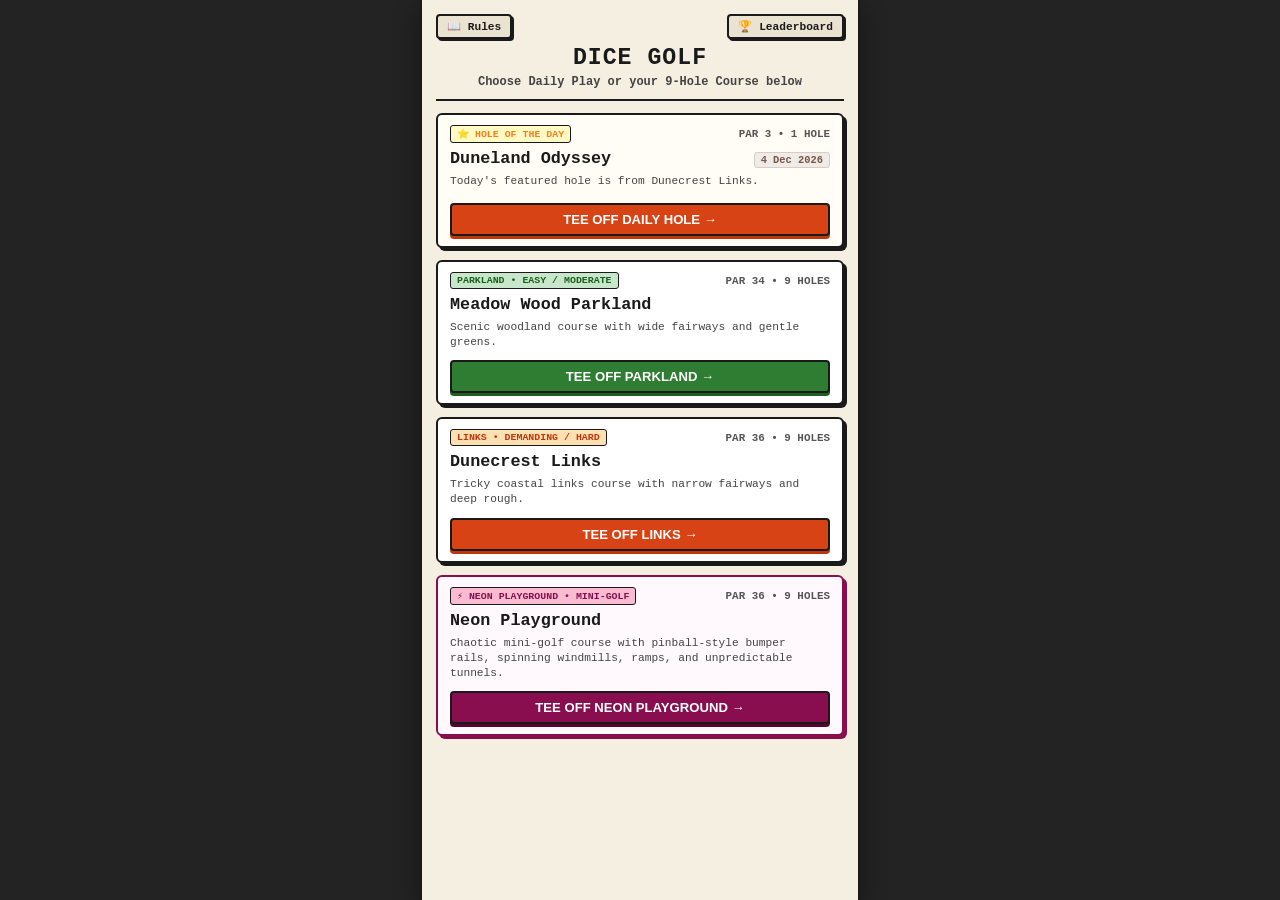
<file: index.html>
<!DOCTYPE html>
<html lang="en-GB">
<head>
  <meta charset="UTF-8">
  <meta name="viewport" content="width=device-width, initial-scale=1.0, maximum-scale=1.0, user-scalable=no">
  <title>Dice Golf</title>
  <meta name="description" content="A turn-based dice golf game on a hex grid featuring traditional courses and a Neon Playground arcade mode with custom dice pools and interactive obstacles.">
  <meta property="og:title" content="Dice Golf">
  <meta property="og:description" content="A turn-based dice golf game on a hex grid featuring traditional courses and a Neon Playground arcade mode with custom dice pools and interactive obstacles.">
  <link rel="stylesheet" href="style.css">
</head>
<body>
  <div id="app-container">

    <!-- LANDING SCREEN (COURSE SELECTION) -->
    <div id="landing-screen">
      <header id="landing-header">
        <div class="landing-header-top">
          <button type="button" id="toggle-rules-btn" class="btn-rules-header">📖 Rules</button>
          <button type="button" id="show-leaderboard-btn" class="btn-rules-header">🏆 Leaderboard</button>
        </div>
        <h1 id="landing-title">DICE GOLF</h1>
        <p class="landing-subtitle">Choose Daily Play or your 9-Hole Course below</p>
      </header>

      <div id="course-cards-container">
        <!-- Hole of the Day (random selection from the existing courses) -->
        <div class="course-card course-card-daily" id="card-daily">
          <div class="course-card-top">
            <span class="badge badge-daily">⭐ HOLE OF THE DAY</span>
            <span class="course-par-tag" id="daily-par-tag">PAR 4 • 1 HOLE</span>
          </div>
          <div class="daily-meta-row">
            <h2 class="course-name" id="daily-hole-title">Hole of the Day</h2>
            <span class="daily-date-badge" id="daily-date-badge">Today</span>
          </div>
          <p class="course-desc" id="daily-hole-desc">
            A daily pick from the Parkland, Links, and Neon Playground courses.
          </p>

          <div class="daily-actions-row">
            <button class="btn-tee-off btn-daily btn-daily-crazy" id="start-daily-btn" data-course="daily" style="background-color: #880e4f; box-shadow: 0 3px 0 #56052f; color: #ffffff;">TEE OFF DAILY HOLE →</button>
          </div>
        </div>

        <!-- Parkland Course Card -->
        <div class="course-card" id="card-parkland">
          <div class="course-card-top">
            <span class="badge badge-parkland">PARKLAND • EASY / MODERATE</span>
            <span class="course-par-tag">PAR 34 • 9 HOLES</span>
          </div>
          <h2 class="course-name">Meadow Wood Parkland</h2>
          <p class="course-desc">
            Scenic woodland course with wide fairways and gentle greens.
          </p>
          <button class="btn-tee-off" id="start-parkland-btn" data-course="parkland">TEE OFF PARKLAND →</button>
        </div>

        <!-- Links Course Card -->
        <div class="course-card" id="card-links">
          <div class="course-card-top">
            <span class="badge badge-links">LINKS • DEMANDING / HARD</span>
            <span class="course-par-tag">PAR 36 • 9 HOLES</span>
          </div>
          <h2 class="course-name">Dunecrest Links</h2>
          <p class="course-desc">
            Tricky coastal links course with narrow fairways and deep rough.
          </p>
          <button class="btn-tee-off btn-links" id="start-links-btn" data-course="links">TEE OFF LINKS →</button>
        </div>

        <!-- Neon Playground Course -->
        <div class="course-card course-card-crazy" id="card-crazy">
          <div class="course-card-top">
            <span class="badge badge-crazy">⚡ NEON PLAYGROUND • MINI-GOLF</span>
            <span class="course-par-tag">PAR 36 • 9 HOLES</span>
          </div>
          <h2 class="course-name">Neon Playground</h2>
          <p class="course-desc">
            Chaotic mini-golf course with pinball-style bumper rails, spinning windmills, ramps, and unpredictable tunnels.
          </p>
          <button class="btn-tee-off btn-crazy" id="start-crazy-btn" data-course="crazy">TEE OFF NEON PLAYGROUND →</button>
        </div>
      </div>
    </div>

    <!-- GAMEPLAY SCREEN -->
    <div id="game-screen" style="display: none;">
      <header id="game-header-area">
        <nav id="game-nav">
          <button id="back-to-courses-btn" class="btn-nav">← Courses</button>
          <span id="current-course-badge" class="nav-course-name">Meadow Wood Parkland</span>
          <div class="nav-btn-group">
            <button id="game-rules-btn" class="btn-nav" title="Rules &amp; Club Guide">Rules 📖</button>
            <button id="view-scorecard-btn" class="btn-nav">Scorecard 📋</button>
          </div>
        </nav>

        <div id="scoreboard">
          <div class="score-box"><span>HOLE</span><strong id="hole-number">1/9</strong></div>
          <div class="score-box"><span>PAR</span><strong id="hole-par">4</strong></div>
          <div class="score-box"><span>STROKES</span><strong id="stroke-count">0</strong></div>
          <div class="score-box"><span>TOTAL</span><strong id="total-score-display">E</strong></div>
        </div>

        <!-- Crazy Golf Active Obstacle Status Bar (shown only if hole has active interactive obstacles like windmill) -->
        <div id="crazy-status-bar" style="display: none;">
          <span class="crazy-tag windmill-blocked" id="windmill-status-pill">⛔ Windmill: BLOCKED (Wait)</span>
        </div>
      </header>

      <main id="canvas-wrapper">
        <canvas id="golf-canvas"></canvas>

        <div id="hole-nav-hud">
          <div class="hud-group">
            <button type="button" id="zoom-in-btn" class="hud-btn" aria-label="Zoom In" title="Zoom In">+</button>
            <span id="zoom-level-indicator" class="hud-label">115%</span>
            <button type="button" id="zoom-out-btn" class="hud-btn" aria-label="Zoom Out" title="Zoom Out">−</button>
          </div>
          <div class="hud-group">
            <button type="button" id="center-ball-btn" class="hud-btn hud-btn-action" title="Center on Ball">🎯 Ball</button>
            <button type="button" id="fit-hole-btn" class="hud-btn hud-btn-action" title="Fit Entire Hole">🔍 Fit</button>
          </div>
        </div>
        <div id="hole-scroll-hint">Drag map to scroll • Scroll/pinch to zoom</div>
      </main>

      <footer id="game-footer-area">
        <!-- Quick Directional Aim Pills -->
        <div id="aim-pills-bar">
          <div class="aim-pills-container" id="aim-pills-container">
            <button type="button" class="aim-pill" data-dir="5">NW ↖</button>
            <button type="button" class="aim-pill active" data-dir="0">N ↑</button>
            <button type="button" class="aim-pill" data-dir="1">NE ↗</button>
            <button type="button" class="aim-pill" data-dir="2">SE ↘</button>
            <button type="button" class="aim-pill" data-dir="3">S ↓</button>
            <button type="button" class="aim-pill" data-dir="4">SW ↙</button>
          </div>
        </div>

        <!-- Club Selection Boxes (Directly below direction boxes) -->
        <div id="club-pills-bar">
          <div class="club-pills-container" id="club-pills-container">
            <!-- Dynamically populated & updated by updateClubOptions() -->
          </div>
        </div>

        <!-- Action Buttons (Directly below club selection boxes) -->
        <div id="action-bar">
          <button type="button" id="roll-btn">
            <span class="roll-btn-main">ROLL SHOT</span>
            <span id="roll-btn-note" class="roll-btn-note" style="display: none;"></span>
          </button>
          <button type="button" id="gimme-btn" style="display: none;">GIMME (+1)</button>
          <button type="button" id="next-btn" style="display: none;">NEXT HOLE</button>
        </div>

        <!-- Combined Distance & Shot Control Dice Tray -->
        <div id="dice-tray">
          <div class="die-card" id="die-card-distance">
            <span class="die-label">DISTANCE</span>
            <div class="die die-empty" id="die-dist">-</div>
            <span class="die-sub" id="sub-dist">0 tiles</span>
          </div>

          <div class="die-card" id="die-card-control">
            <span class="die-label">SHOT CONTROL</span>
            <div class="shot-control-dice">
              <div class="die-pair-col">
                <div class="die die-empty" id="die-dir">-</div>
                <span class="die-pair-tag">DIR</span>
              </div>
              <div class="die-pair-col">
                <div class="die die-empty" id="die-scat">-</div>
                <span class="die-pair-tag">DIST</span>
              </div>
            </div>
            <span class="die-sub" id="sub-control">On target (no scatter)</span>
          </div>
        </div>

        <!-- Status Message (Shot feedback only, no hole info duplication) -->
        <div id="status-bar-wrapper">
          <div id="status-message">Select direction &amp; club, then roll.</div>
        </div>
      </footer>
    </div>

    <!-- SCORECARD / ROUND SUMMARY MODAL -->
    <div id="scorecard-modal" class="modal-overlay" style="display: none;">
      <div class="modal-card">
        <div class="modal-header">
          <h3 id="modal-title">Course Scorecard</h3>
          <button id="close-modal-btn" class="btn-close">✕</button>
        </div>
        <div class="modal-body">
          <div id="scorecard-table-wrapper">
            <table id="scorecard-table">
              <thead>
                <tr>
                  <th>Hole</th>
                  <th>Name</th>
                  <th>Par</th>
                  <th>Score</th>
                  <th>+/-</th>
                </tr>
              </thead>
              <tbody id="scorecard-tbody">
                <!-- Rows injected dynamically -->
              </tbody>
              <tfoot>
                <tr>
                  <th colspan="2" id="card-total-label">TOTAL</th>
                  <th id="card-total-par">36</th>
                  <th id="card-total-strokes">0</th>
                  <th id="card-total-diff">E</th>
                </tr>
              </tfoot>
            </table>
          </div>
        </div>
        <div class="modal-footer">
          <button id="modal-restart-course-btn" class="btn-secondary">Restart Round</button>
          <button id="modal-clubhouse-btn" class="btn-primary">Return to Courses</button>
        </div>
      </div>
    </div>

    <!-- COURSE LEADERBOARDS MODAL -->
    <div id="leaderboard-modal" class="modal-overlay" style="display: none;">
      <div class="modal-card leaderboard-modal-card">
        <div class="modal-header">
          <h3>🏆 9-Hole Leaderboards</h3>
          <button id="close-leaderboard-modal-btn" class="btn-close" aria-label="Close leaderboard">✕</button>
        </div>
        <div class="modal-body leaderboard-modal-body" id="leaderboard-content"></div>
        <div class="modal-footer">
          <button id="close-leaderboard-modal-footer-btn" class="btn-primary">Close</button>
        </div>
      </div>
    </div>

    <!-- RULES & CLUB GUIDE MODAL -->
    <div id="rules-modal" class="modal-overlay" style="display: none;">
      <div class="modal-card rules-modal-card">
        <div class="modal-header">
          <h3 id="rules-modal-title">📖 Rules &amp; Club Guide</h3>
          <button id="close-rules-modal-btn" class="btn-close" aria-label="Close rules">✕</button>
        </div>
        <div class="modal-body rules-modal-body">
          <div class="rules-section">
            <h4 class="rules-section-title">⛳ HOW TO PLAY (TRADITIONAL GOLF)</h4>
            <ul class="rules-bullets">
              <li><strong>Driver (1D6+6):</strong> Longest drive (7–12 hexes); scatter roll applied. Tee only, with no terrain modifiers.</li>
              <li><strong>Long Iron (1D6+3):</strong> Strong approach with minor scatter; +1 off the tee or on fairway, -1 in rough, -2 in deep rough.</li>
              <li><strong>Short Iron (1D6):</strong> Precise pitch with no scatter; no modifier on tee, fairway, or rough; -1 in deep rough.</li>
              <li><strong>Putter (1D6: 1–3):</strong> The only club available on the green, with no modifier; -1 on fairway, -2 in rough, unavailable in deep rough.</li>
              <li><strong>Sand Bunkers:</strong> Short iron only; -2 distance disadvantage (min 0).</li>
              <li><strong>Terrain penalties:</strong> Modified club distances have a minimum of 1 hex unless noted otherwise.</li>
              <li><strong>Water &amp; Trees (Out of Bounds):</strong> Nearest land drop + 1 penalty stroke.</li>
              <li><strong>Gimme (+1 stroke):</strong> Ball adjacent to hole (1 hex away) can be sunk instantly.</li>
              <li><strong>Slope Arrows (↑):</strong> Slide the ball 1 hex in arrow direction upon landing.</li>
            </ul>
          </div>

          <div class="rules-section rules-section-crazy">
            <h4 class="rules-section-title" style="color: #880e4f;">⚡ NEON PLAYGROUND (MINI-GOLF) MODE</h4>
            <ul class="rules-bullets">
              <li><strong>Putter Stroke Powers:</strong> All clubs are variations of how hard you strike the putter:
                <ul style="margin: 4px 0; padding-left: 16px;">
                  <li><strong>Tap:</strong> d6/2 (1–3 hexes movement, no scatter)</li>
                  <li><strong>Flick:</strong> d6 (1–6 hexes movement, no scatter)</li>
                  <li><strong>Hit:</strong> d6+2 (3–8 hexes movement, d6/3 hexes scatter)</li>
                  <li><strong>Whack:</strong> d6+4 (5–10 hexes movement, d6/2 hexes scatter)</li>
                  <li><strong>Blast:</strong> d6+6 (7–12 hexes movement, d6/2 hexes scatter)</li>
                </ul>
              </li>
              <li><strong>Bumper Rails:</strong> Bumper rails enclose the course — balls cannot progress beyond the bumpers, and bank-ricochet elastically back into play with remaining momentum.</li>
              <li><strong>Speed Ramps:</strong> Boosts the ball forward (+2 hexes) along direction of travel when rolling across or putting from a ramp.</li>
              <li><strong>Slopes:</strong> All strokes slide 1 hex along slope arrows upon landing.</li>
              <li><strong>Spinning Windmill:</strong> Starts CLOSED (blocked) and alternates each stroke! Balls cannot finish on an open windmill; they are pushed 1 space in the direction of travel.</li>
              <li><strong>Warp Tubes:</strong> Rolling into any entrance tube (IN) teleports your ball randomly to any available exit tube (OUT) anywhere on the hole — even across separate sections with breaks in the carpet or bumper borders — exiting in a random legitimate direction.</li>
            </ul>
          </div>
        </div>
        <div class="modal-footer">
          <button id="close-rules-modal-footer-btn" class="btn-primary" style="margin-left: auto;">Got It / Close</button>
        </div>
      </div>
    </div>

  </div>
  <script type="module" src="app.js"></script>
</body>
</html>
</file>
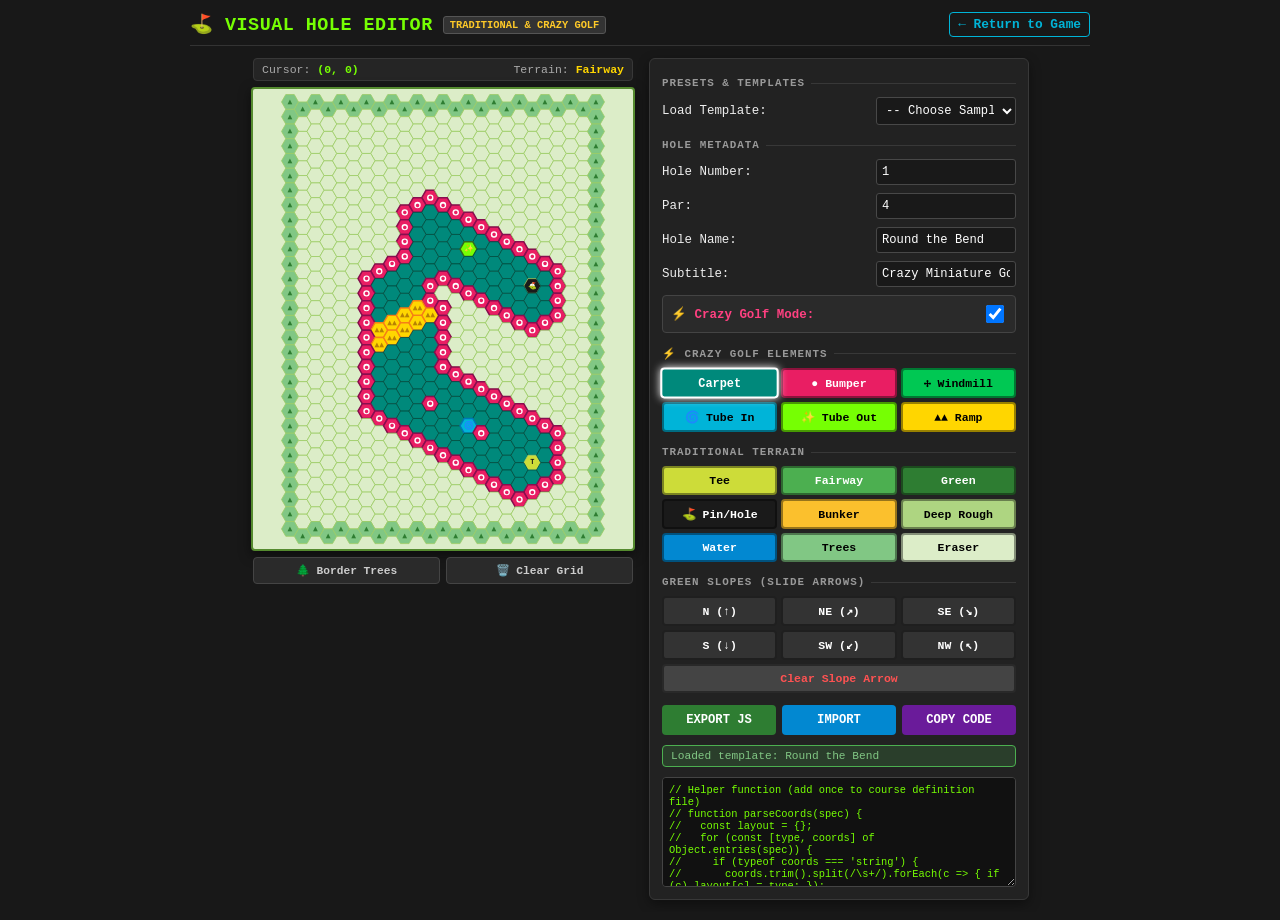
<file: editor.html>
<!DOCTYPE html>
<html lang="en-GB">
<head>
  <meta charset="UTF-8">
  <meta name="viewport" content="width=device-width, initial-scale=1.0">
  <title>Course &amp; Hole Editor | Paper &amp; Dice Golf</title>
  <style>
    * { box-sizing: border-box; user-select: none; }
    body {
      font-family: monospace;
      background: #181818;
      color: #eee;
      margin: 0;
      padding: 12px;
      display: flex;
      flex-direction: column;
      align-items: center;
      min-height: 100vh;
    }
    
    header {
      display: flex;
      justify-content: space-between;
      align-items: center;
      width: 100%;
      max-width: 900px;
      margin-bottom: 12px;
      padding-bottom: 8px;
      border-bottom: 1px solid #333;
    }

    .header-title-group {
      display: flex;
      align-items: center;
      gap: 10px;
    }

    h1 {
      margin: 0;
      font-size: 1.15rem;
      letter-spacing: 0.5px;
      color: #76ff03;
    }

    .badge-sub {
      font-size: 0.65rem;
      background: #333;
      color: #ffca28;
      padding: 2px 6px;
      border-radius: 3px;
      border: 1px solid #555;
      font-weight: bold;
    }

    .back-link {
      color: #00b4d8;
      text-decoration: none;
      font-size: 0.8rem;
      font-weight: bold;
      border: 1px solid #00b4d8;
      padding: 4px 8px;
      border-radius: 4px;
      transition: background 0.15s;
    }
    .back-link:hover {
      background: rgba(0, 180, 216, 0.15);
    }

    #editor-wrapper {
      display: flex;
      flex-wrap: wrap;
      gap: 14px;
      justify-content: center;
      width: 100%;
      max-width: 900px;
    }

    .canvas-column {
      display: flex;
      flex-direction: column;
      gap: 6px;
      align-items: center;
    }

    .canvas-info-bar {
      display: flex;
      justify-content: space-between;
      width: 380px;
      background: #252525;
      padding: 4px 8px;
      border-radius: 4px;
      font-size: 0.72rem;
      color: #aaa;
      border: 1px solid #383838;
    }

    .coord-tag {
      color: #76ff03;
      font-weight: bold;
    }

    .terrain-tag {
      color: #ffd600;
      font-weight: bold;
    }

    canvas {
      border: 2px solid #558b2f;
      background: #dcedc8;
      cursor: crosshair;
      border-radius: 4px;
      box-shadow: 0 4px 12px rgba(0,0,0,0.5);
    }

    .canvas-tools-row {
      display: flex;
      gap: 6px;
      width: 380px;
    }

    .btn-canvas-mini {
      flex: 1;
      padding: 6px 4px;
      background: #2a2a2a;
      color: #ccc;
      border: 1px solid #444;
      border-radius: 4px;
      cursor: pointer;
      font-family: inherit;
      font-size: 0.7rem;
      font-weight: bold;
    }
    .btn-canvas-mini:hover {
      background: #333;
      color: #fff;
      border-color: #666;
    }

    #toolbar {
      display: flex;
      flex-direction: column;
      gap: 8px;
      width: 380px;
      background: #222;
      padding: 12px;
      border-radius: 6px;
      border: 1px solid #383838;
      box-shadow: 0 4px 12px rgba(0,0,0,0.4);
    }

    .section-title {
      font-size: 0.68rem;
      font-weight: bold;
      letter-spacing: 1px;
      color: #999;
      margin-top: 6px;
      display: flex;
      align-items: center;
      gap: 6px;
    }

    .section-title::after {
      content: '';
      flex: 1;
      height: 1px;
      background: #383838;
    }

    .palette {
      display: flex;
      flex-wrap: wrap;
      gap: 4px;
    }

    .palette button {
      flex: 1 1 30%;
      padding: 6px 4px;
      font-weight: bold;
      border: 2px solid rgba(0,0,0,0.4);
      cursor: pointer;
      border-radius: 4px;
      font-size: 0.72rem;
      font-family: inherit;
      transition: transform 0.1s, border-color 0.1s;
      display: flex;
      align-items: center;
      justify-content: center;
      gap: 4px;
    }

    .palette button:hover {
      opacity: 0.92;
      transform: translateY(-1px);
    }

    .palette button.active {
      border-color: #ffffff !important;
      box-shadow: 0 0 8px #ffffff;
      transform: scale(1.03);
      z-index: 2;
    }

    .field-row {
      display: flex;
      justify-content: space-between;
      align-items: center;
      gap: 8px;
      font-size: 0.78rem;
    }

    .checkbox-row {
      background: #2a2a2a;
      padding: 6px 8px;
      border-radius: 4px;
      border: 1px solid #444;
    }

    .checkbox-row label {
      cursor: pointer;
      color: #ff4081;
      font-weight: bold;
    }

    input, select {
      width: 140px;
      padding: 5px;
      background: #191919;
      border: 1px solid #484848;
      color: #fff;
      font-family: inherit;
      border-radius: 3px;
      font-size: 0.76rem;
    }

    input[type="checkbox"] {
      width: 18px;
      height: 18px;
      cursor: pointer;
    }

    textarea {
      width: 100%;
      height: 110px;
      background: #111;
      color: #76ff03;
      font-family: monospace;
      font-size: 0.65rem;
      border: 1px solid #444;
      margin-top: 2px;
      padding: 6px;
      border-radius: 4px;
      resize: vertical;
    }

    .action-btn-group {
      display: flex;
      gap: 6px;
      margin-top: 4px;
    }

    .action-btn {
      background: #2e7d32;
      color: white;
      padding: 8px 6px;
      border: none;
      font-weight: bold;
      cursor: pointer;
      border-radius: 4px;
      font-family: inherit;
      font-size: 0.76rem;
      flex: 1;
      transition: background 0.15s;
    }
    .action-btn:hover { background: #388e3c; }

    .action-btn-import { background: #0288d1; }
    .action-btn-import:hover { background: #039be5; }

    .action-btn-copy { background: #6a1b9a; }
    .action-btn-copy:hover { background: #7b1fa2; }

    #status-msg {
      font-size: 0.7rem;
      padding: 4px 8px;
      border-radius: 4px;
      display: none;
      margin-top: 2px;
    }
    .status-success {
      background: rgba(76, 175, 80, 0.2);
      color: #81c784;
      border: 1px solid #4caf50;
      display: block !important;
    }
    .status-error {
      background: rgba(244, 67, 54, 0.2);
      color: #e57373;
      border: 1px solid #f44336;
      display: block !important;
    }
  </style>
</head>
<body>

  <header>
    <div class="header-title-group">
      <h1>⛳ VISUAL HOLE EDITOR</h1>
      <span class="badge-sub">TRADITIONAL &amp; CRAZY GOLF</span>
    </div>
    <a href="/" class="back-link">← Return to Game</a>
  </header>

  <div id="editor-wrapper">
    <div class="canvas-column">
      <div class="canvas-info-bar">
        <span>Cursor: <span class="coord-tag" id="hover-coord">(0, 0)</span></span>
        <span>Terrain: <span class="terrain-tag" id="hover-terrain">Fairway</span></span>
      </div>
      <canvas id="edit-canvas" width="380" height="460"></canvas>
      <div class="canvas-tools-row">
        <button type="button" class="btn-canvas-mini" id="btn-fill-trees" title="Surround canvas perimeter with trees">🌲 Border Trees</button>
        <button type="button" class="btn-canvas-mini" id="btn-clear-canvas" title="Reset all painted hexes">🗑️ Clear Grid</button>
      </div>
    </div>
    
    <div id="toolbar">
      <span class="section-title">PRESETS &amp; TEMPLATES</span>
      <div class="field-row">
        <label for="sample-loader">Load Template:</label>
        <select id="sample-loader">
          <option value="">-- Choose Sample Hole --</option>
          <option value="daily">⭐ Today's Hole of the Day</option>
        </select>
      </div>

      <span class="section-title">HOLE METADATA</span>
      <div class="field-row"><label for="hole-id">Hole Number:</label><input type="number" id="hole-id" value="1"></div>
      <div class="field-row"><label for="hole-par">Par:</label><input type="number" id="hole-par" value="4"></div>
      <div class="field-row"><label for="hole-name">Hole Name:</label><input type="text" id="hole-name" value="Custom Crazy Hole"></div>
      <div class="field-row"><label for="hole-subtitle">Subtitle:</label><input type="text" id="hole-subtitle" value="Crazy Miniature Golf Prototype"></div>
      <div class="field-row checkbox-row">
        <label for="is-crazy-golf">⚡ Crazy Golf Mode:</label>
        <input type="checkbox" id="is-crazy-golf" checked>
      </div>
      
      <span class="section-title">⚡ CRAZY GOLF ELEMENTS</span>
      <div class="palette" id="crazy-palette">
        <button type="button" style="background: #00897b; color: #fff;" data-brush="crazy_fairway">Carpet</button>
        <button type="button" style="background: #e91e63; color: #fff;" data-brush="bumper">● Bumper</button>
        <button type="button" style="background: #00c853; color: #000;" data-brush="windmill">✢ Windmill</button>
        <button type="button" style="background: #00b4d8; color: #000;" data-brush="tube_in">🌀 Tube In</button>
        <button type="button" style="background: #76ff03; color: #000;" data-brush="tube_out">✨ Tube Out</button>
        <button type="button" style="background: #ffd600; color: #000;" data-brush="ramp">▲▲ Ramp</button>
      </div>

      <span class="section-title">TRADITIONAL TERRAIN</span>
      <div class="palette" id="standard-palette">
        <button type="button" style="background: #cddc39; color: #000;" data-brush="tee">Tee</button>
        <button type="button" style="background: #4caf50; color: #fff;" data-brush="fairway">Fairway</button>
        <button type="button" style="background: #2e7d32; color: #fff;" data-brush="green">Green</button>
        <button type="button" style="background: #1a1a1a; color: #fff;" data-brush="hole">⛳ Pin/Hole</button>
        <button type="button" style="background: #fbc02d; color: #000;" data-brush="sand">Bunker</button>
        <button type="button" style="background: #aed581; color: #000;" data-brush="deep_rough">Deep Rough</button>
        <button type="button" style="background: #0288d1; color: #fff;" data-brush="water">Water</button>
        <button type="button" style="background: #81c784; color: #000;" data-brush="trees">Trees</button>
        <button type="button" style="background: #dcedc8; color: #000;" data-brush="rough">Eraser</button>
      </div>

      <span class="section-title">GREEN SLOPES (SLIDE ARROWS)</span>
      <div class="palette" id="slope-palette">
        <button type="button" style="background: #333; color: #fff;" data-brush="slope" data-slope="0">N (↑)</button>
        <button type="button" style="background: #333; color: #fff;" data-brush="slope" data-slope="1">NE (↗)</button>
        <button type="button" style="background: #333; color: #fff;" data-brush="slope" data-slope="2">SE (↘)</button>
        <button type="button" style="background: #333; color: #fff;" data-brush="slope" data-slope="3">S (↓)</button>
        <button type="button" style="background: #333; color: #fff;" data-brush="slope" data-slope="4">SW (↙)</button>
        <button type="button" style="background: #333; color: #fff;" data-brush="slope" data-slope="5">NW (↖)</button>
        <button type="button" style="background: #444; color: #ff5252; flex: 1 1 100%;" data-brush="clearSlope">Clear Slope Arrow</button>
      </div>

      <div class="action-btn-group">
        <button type="button" class="action-btn" id="btn-export">EXPORT JS</button>
        <button type="button" class="action-btn action-btn-import" id="btn-import">IMPORT</button>
        <button type="button" class="action-btn action-btn-copy" id="btn-copy">COPY CODE</button>
      </div>
      <div id="status-msg"></div>
      <textarea id="output-code" placeholder="Exported compact JS code will appear here (or paste code here and click IMPORT)..."></textarea>
    </div>
  </div>

  <script type="module" src="editor.js"></script>
</body>
</html>
</file>
<file: style.css>
* {
  box-sizing: border-box;
  user-select: none;
}

body {
  font-family: 'Courier New', Courier, monospace;
  background-color: #232323;
  margin: 0;
  padding: 0;
  display: flex;
  justify-content: center;
  align-items: flex-start;
  min-height: 100vh;
  min-height: 100dvh;
}

#app-container {
  width: 100%;
  max-width: 440px;
  height: 100vh;
  height: 100dvh;
  background-color: #f7f3e8;
  display: flex;
  flex-direction: column;
  border-left: 2px solid #1a1a1a;
  border-right: 2px solid #1a1a1a;
  box-shadow: 0 8px 24px rgba(0,0,0,0.4);
  position: relative;
  overflow: hidden;
}

/* ==========================================
   LANDING / COURSE SELECTION SCREEN
   ========================================== */

#landing-screen {
  flex: 1;
  display: flex;
  flex-direction: column;
  padding: 14px 14px 8px 14px;
  background-color: #f5efe1;
  overflow-y: auto;
}

#landing-header {
  text-align: center;
  margin-bottom: 12px;
  border-bottom: 2px solid #1a1a1a;
  padding-bottom: 10px;
}

.landing-header-top {
  display: flex;
  justify-content: space-between;
  align-items: center;
  margin-bottom: 6px;
  gap: 8px;
}

.logo-badge {
  font-size: 0.65rem;
  font-weight: bold;
  letter-spacing: 1.5px;
  color: #555;
  margin-bottom: 0;
}

.btn-rules-header {
  background-color: #eae3d2;
  color: #1a1a1a;
  border: 2px solid #1a1a1a;
  font-size: 0.7rem;
  padding: 4px 9px;
  cursor: pointer;
  border-radius: 4px;
  font-family: inherit;
  font-weight: bold;
  display: inline-flex;
  align-items: center;
  gap: 4px;
  box-shadow: 2px 2px 0 #1a1a1a;
  transition: transform 0.05s ease, background-color 0.15s ease;
}

.btn-rules-header:hover {
  background-color: #dfd7c2;
}

.btn-rules-header:active {
  transform: translate(1px, 1px);
  box-shadow: 1px 1px 0 #1a1a1a;
}

#landing-title {
  margin: 0;
  font-size: 1.45rem;
  font-weight: 900;
  letter-spacing: 1px;
  color: #1a1a1a;
  text-transform: uppercase;
}

.landing-subtitle {
  margin: 4px 0 0 0;
  font-size: 0.75rem;
  color: #444;
  font-weight: bold;
}

#course-cards-container {
  display: flex;
  flex-direction: column;
  gap: 12px;
  flex: 1;
}

.course-card {
  background: #ffffff;
  border: 2px solid #1a1a1a;
  border-radius: 6px;
  padding: 10px 12px;
  box-shadow: 3px 3px 0 #1a1a1a;
  display: flex;
  flex-direction: column;
  gap: 6px;
  transition: transform 0.1s ease, box-shadow 0.1s ease;
}

.course-card:hover {
  transform: translateY(-2px);
  box-shadow: 4px 4px 0 #1a1a1a;
}

.course-card-top {
  display: flex;
  justify-content: space-between;
  align-items: center;
  font-size: 0.65rem;
  font-weight: bold;
}

.badge {
  padding: 2px 6px;
  border-radius: 3px;
  font-size: 0.62rem;
  border: 1px solid #1a1a1a;
}

.badge-parkland {
  background-color: #c8e6c9;
  color: #1b5e20;
}

.badge-links {
  background-color: #ffe0b2;
  color: #bf360c;
}

.badge-crazy {
  background-color: #f8bbd0;
  color: #880e4f;
  font-weight: 900;
}

.course-card-crazy {
  background: #fff8fc;
  border: 2px solid #880e4f;
  box-shadow: 3px 3px 0 #880e4f;
}

.course-card-crazy:hover {
  transform: translateY(-2px);
  box-shadow: 4px 4px 0 #880e4f;
}

.btn-tee-off.btn-crazy {
  background-color: #880e4f;
  color: #fff;
  box-shadow: 0 3px 0 #56052f;
}

.btn-tee-off.btn-crazy:hover {
  background-color: #ad1457;
}

.btn-tee-off.btn-crazy:active {
  box-shadow: 0 1px 0 #56052f;
}

.badge-daily {
  background-color: #fff9c4;
  color: #f57f17;
}

.course-card-daily {
  background: #fffdf5;
  border: 2px solid #1a1a1a;
  position: relative;
}

.daily-meta-row {
  display: flex;
  justify-content: space-between;
  align-items: baseline;
  gap: 6px;
}

.daily-date-badge {
  font-size: 0.65rem;
  font-weight: bold;
  color: #795548;
  background: #efebe9;
  padding: 1px 6px;
  border-radius: 3px;
  border: 1px solid #d7ccc8;
  white-space: nowrap;
}

.daily-actions-row {
  display: flex;
  gap: 6px;
  margin-top: 4px;
}

.btn-daily {
  flex: 1;
}

.course-par-tag {
  color: #555;
  font-size: 0.68rem;
  font-weight: bold;
}

.course-name {
  margin: 0;
  font-size: 1.05rem;
  font-weight: 800;
  color: #1a1a1a;
}

.course-desc {
  margin: 0;
  font-size: 0.7rem;
  line-height: 1.35;
  color: #444;
}

.course-features {
  display: flex;
  flex-wrap: wrap;
  gap: 4px;
  margin-top: 2px;
}

.feat-tag {
  background: #f0ece1;
  border: 1px solid #ccc;
  border-radius: 3px;
  font-size: 0.6rem;
  padding: 1px 5px;
  font-weight: bold;
  color: #333;
}

.btn-tee-off {
  margin-top: 4px;
  background-color: #2e7d32;
  color: #fff;
  border: 2px solid #1a1a1a;
  border-radius: 4px;
  padding: 7px 10px;
  font-weight: bold;
  font-size: 0.82rem;
  cursor: pointer;
  box-shadow: 0 3px 0 #1b5e20;
  text-align: center;
  transition: transform 0.05s ease, background-color 0.15s ease;
}

.btn-tee-off:active {
  transform: translateY(2px);
  box-shadow: 0 1px 0 #1b5e20;
}

.btn-links {
  background-color: #d84315;
  box-shadow: 0 3px 0 #bf360c;
}

.btn-links:active {
  box-shadow: 0 1px 0 #bf360c;
}

/* Hole of the Day button styles - dynamically matches source course theme */
.btn-tee-off.btn-daily-crazy,
#start-daily-btn.btn-daily-crazy,
.btn-daily.btn-daily-crazy {
  background-color: #880e4f !important;
  color: #fff !important;
  box-shadow: 0 3px 0 #56052f !important;
}

.btn-tee-off.btn-daily-crazy:hover,
#start-daily-btn.btn-daily-crazy:hover,
.btn-daily.btn-daily-crazy:hover {
  background-color: #ad1457 !important;
}

.btn-tee-off.btn-daily-crazy:active,
#start-daily-btn.btn-daily-crazy:active,
.btn-daily.btn-daily-crazy:active {
  box-shadow: 0 1px 0 #56052f !important;
}

.btn-tee-off.btn-daily-links,
#start-daily-btn.btn-daily-links,
.btn-daily.btn-daily-links {
  background-color: #d84315 !important;
  color: #fff !important;
  box-shadow: 0 3px 0 #bf360c !important;
}

.btn-tee-off.btn-daily-links:hover,
#start-daily-btn.btn-daily-links:hover,
.btn-daily.btn-daily-links:hover {
  background-color: #f4511e !important;
}

.btn-tee-off.btn-daily-links:active,
#start-daily-btn.btn-daily-links:active,
.btn-daily.btn-daily-links:active {
  box-shadow: 0 1px 0 #bf360c !important;
}

.btn-tee-off.btn-daily-parkland,
#start-daily-btn.btn-daily-parkland,
.btn-daily.btn-daily-parkland {
  background-color: #2e7d32 !important;
  color: #fff !important;
  box-shadow: 0 3px 0 #1b5e20 !important;
}

.btn-tee-off.btn-daily-parkland:hover,
#start-daily-btn.btn-daily-parkland:hover,
.btn-daily.btn-daily-parkland:hover {
  background-color: #388e3c !important;
}

.btn-tee-off.btn-daily-parkland:active,
#start-daily-btn.btn-daily-parkland:active,
.btn-daily.btn-daily-parkland:active {
  box-shadow: 0 1px 0 #1b5e20 !important;
}

#landing-footer {
  margin-top: 10px;
  display: flex;
  flex-direction: column;
  align-items: center;
}

.landing-footer-btns {
  display: flex;
  gap: 8px;
  align-items: center;
  justify-content: center;
}

.btn-secondary {
  background-color: #eae3d2;
  color: #222;
  border: 2px solid #1a1a1a;
  font-size: 0.72rem;
  padding: 5px 12px;
  cursor: pointer;
  border-radius: 4px;
  text-decoration: none;
  font-family: inherit;
  font-weight: bold;
  display: inline-flex;
  align-items: center;
  justify-content: center;
}

.btn-secondary:hover {
  background-color: #dfd7c2;
}

.rules-collapsed {
  display: none;
}

.rules-open {
  display: block;
  width: 100%;
  margin-top: 8px;
  background: #ffffff;
  border: 2px solid #1a1a1a;
  border-radius: 4px;
  padding: 8px;
  box-shadow: 2px 2px 0 #1a1a1a;
}

.rules-content h4 {
  margin: 0 0 4px 0;
  font-size: 0.72rem;
}

.rules-content ul {
  margin: 0;
  padding-left: 16px;
  font-size: 0.65rem;
  line-height: 1.4;
}

/* ==========================================
   GAMEPLAY SCREEN
   ========================================== */

#game-screen {
  flex: 1;
  display: flex;
  flex-direction: column;
  width: 100%;
  height: 100%;
  overflow: hidden;
  position: relative;
}

#game-header-area {
  position: sticky;
  top: 0;
  z-index: 25;
  display: flex;
  flex-direction: column;
  flex-shrink: 0;
  width: 100%;
  background-color: #d6ccb8;
  border-bottom: 2px solid #1a1a1a;
  box-shadow: 0 2px 4px rgba(0, 0, 0, 0.12);
}

#game-footer-area {
  position: sticky;
  bottom: 0;
  z-index: 25;
  display: flex;
  flex-direction: column;
  flex-shrink: 0;
  width: 100%;
  background-color: #e2dac7;
  border-top: 2px solid #1a1a1a;
  box-shadow: 0 -2px 6px rgba(0, 0, 0, 0.12);
}

#game-nav {
  display: flex;
  justify-content: space-between;
  align-items: center;
  background-color: #d6ccb8;
  padding: 4px 8px;
  border-bottom: 1.5px solid #1a1a1a;
  flex-shrink: 0;
}

.btn-nav {
  background: #ffffff;
  color: #1a1a1a;
  border: 1.5px solid #1a1a1a;
  border-radius: 3px;
  font-size: 0.68rem;
  padding: 3px 6px;
  cursor: pointer;
  font-weight: bold;
}

.btn-nav:hover {
  background: #f0f0f0;
}

.nav-btn-group {
  display: flex;
  align-items: center;
  gap: 5px;
}

.nav-course-name {
  font-size: 0.75rem;
  font-weight: 800;
  color: #1a1a1a;
  text-align: center;
  white-space: nowrap;
  overflow: hidden;
  text-overflow: ellipsis;
  max-width: 170px;
}

#scoreboard {
  display: flex;
  justify-content: space-around;
  background-color: #e2dac7;
  padding: 4px 5px;
  border-bottom: 1.5px solid #1a1a1a;
  flex-shrink: 0;
}

#crazy-status-bar {
  display: none;
  justify-content: center;
  align-items: center;
  background-color: #f8bbd0;
  padding: 3px 8px;
  border-bottom: 1.5px solid #880e4f;
  gap: 6px;
  font-size: 0.65rem;
  font-weight: bold;
}

.crazy-tag {
  display: inline-flex;
  align-items: center;
  gap: 3px;
  background: #ffffff;
  border: 1.5px solid #880e4f;
  padding: 2px 6px;
  border-radius: 4px;
  color: #880e4f;
  white-space: nowrap;
}

.windmill-open {
  background-color: #e8f5e9;
  border-color: #2e7d32;
  color: #1b5e20;
}

.windmill-blocked {
  background-color: #ffebee;
  border-color: #c62828;
  color: #b71c1c;
}

.score-box {
  display: flex;
  flex-direction: column;
  align-items: center;
}

.score-box span {
  font-size: 0.62rem;
  font-weight: bold;
  letter-spacing: 1px;
}

.score-box strong {
  font-size: 1.05rem;
}

#canvas-wrapper {
  flex: 1;
  min-height: 160px;
  width: 100%;
  position: relative;
  overflow: hidden;
  background-color: #dcedc8;
  display: flex;
  justify-content: center;
  align-items: center;
  touch-action: none;
  user-select: none;
}

#golf-canvas {
  width: 100%;
  height: 100%;
  display: block;
  cursor: grab;
  touch-action: none;
}

#golf-canvas.grabbing {
  cursor: grabbing;
}

#hole-nav-hud {
  position: absolute;
  top: 8px;
  right: 8px;
  display: flex;
  flex-direction: column;
  gap: 5px;
  z-index: 15;
  pointer-events: auto;
}

.hud-group {
  display: flex;
  gap: 3px;
  background: rgba(247, 243, 232, 0.92);
  padding: 3px;
  border: 1.5px solid #1a1a1a;
  border-radius: 5px;
  box-shadow: 1.5px 1.5px 0 #1a1a1a;
  align-items: center;
}

.hud-btn {
  background: #ffffff;
  color: #1a1a1a;
  border: 1px solid #1a1a1a;
  border-radius: 3px;
  font-size: 0.72rem;
  font-weight: 800;
  padding: 3px 6px;
  min-width: 24px;
  height: 24px;
  cursor: pointer;
  box-shadow: 0 1px 0 #1a1a1a;
  display: flex;
  align-items: center;
  justify-content: center;
  transition: transform 0.05s ease, background-color 0.1s ease;
}

.hud-btn:hover {
  background: #f0f0f0;
}

.hud-btn:active {
  transform: translateY(1px);
  box-shadow: none;
}

.hud-btn-action {
  font-size: 0.65rem;
  padding: 2px 6px;
  min-width: auto;
}

.hud-label {
  font-size: 0.62rem;
  font-weight: 800;
  color: #1a1a1a;
  min-width: 32px;
  text-align: center;
  padding: 0 2px;
}

/* ==========================================
   HOLE SCROLL HINT
   ========================================== */

#hole-scroll-hint {
  position: absolute;
  bottom: 8px;
  left: 50%;
  transform: translateX(-50%);
  background: rgba(26, 26, 26, 0.8);
  color: #ffffff;
  font-size: 0.6rem;
  font-weight: bold;
  padding: 3px 10px;
  border-radius: 12px;
  pointer-events: none;
  white-space: nowrap;
  opacity: 0.9;
  transition: opacity 0.5s ease;
  z-index: 10;
}

#aim-pills-bar {
  background-color: #eae1cd;
  padding: 4px 8px;
  border-top: 1.5px solid #1a1a1a;
  border-bottom: 1.5px solid #1a1a1a;
  flex-shrink: 0;
}

.aim-pills-container {
  display: flex;
  justify-content: space-between;
  gap: 4px;
}

.aim-pill {
  flex: 1;
  background: #ffffff;
  color: #1a1a1a;
  border: 1.5px solid #1a1a1a;
  border-radius: 4px;
  font-size: 0.65rem;
  font-weight: bold;
  padding: 4px 1px;
  cursor: pointer;
  box-shadow: 0 1.5px 0 #1a1a1a;
  text-align: center;
  transition: background-color 0.1s ease, color 0.1s ease;
}

.aim-pill:hover {
  background: #f5f5f5;
}

.aim-pill.active {
  background-color: #2e7d32;
  color: #ffffff;
  box-shadow: inset 0 1px 2px rgba(0,0,0,0.3);
}

/* ==========================================
   CLUB SELECTION BOXES (BELOW AIM DIRECTION)
   ========================================== */

#club-pills-bar {
  background-color: #ede5d3;
  padding: 4px 8px;
  border-bottom: 1.5px solid #1a1a1a;
  flex-shrink: 0;
}

.club-pills-container {
  display: flex;
  justify-content: space-between;
  gap: 4px;
  overflow-x: auto;
  scrollbar-width: none;
  -webkit-overflow-scrolling: touch;
}

.club-pills-container::-webkit-scrollbar {
  display: none;
}

.club-box {
  flex: 1;
  background: #ffffff;
  color: #1a1a1a;
  border: 1.5px solid #1a1a1a;
  border-radius: 4px;
  padding: 4px 2px;
  cursor: pointer;
  box-shadow: 0 1.5px 0 #1a1a1a;
  text-align: center;
  display: flex;
  flex-direction: column;
  align-items: center;
  justify-content: center;
  min-width: 58px;
  transition: background-color 0.1s ease, color 0.1s ease, transform 0.05s ease;
}

.club-box:hover:not(:disabled) {
  background: #f5f5f5;
}

.club-box.active {
  background-color: #1b5e20;
  color: #ffffff;
  box-shadow: inset 0 1.5px 2px rgba(0, 0, 0, 0.35);
}

.club-box.active .club-box-sub {
  color: #c8e6c9;
}

.club-box:disabled {
  opacity: 0.38;
  cursor: not-allowed;
  background: #e5dfd2;
  border-color: #888888;
  box-shadow: none;
}

.club-box-title {
  font-size: 0.67rem;
  font-weight: 800;
  line-height: 1.1;
  white-space: nowrap;
}

.club-box-sub {
  font-size: 0.52rem;
  font-weight: 700;
  color: #555555;
  line-height: 1;
  margin-top: 1px;
}

/* ==========================================
   ACTION BUTTONS (DIRECTLY BELOW CLUB BOXES)
   ========================================== */

#action-bar {
  padding: 6px 10px;
  background-color: #e2dac7;
  border-bottom: 1.5px solid #1a1a1a;
  display: flex;
  gap: 6px;
  flex-shrink: 0;
}

#roll-btn {
  flex: 1;
  background-color: #2e7d32;
  color: #ffffff;
  font-family: inherit;
  padding: 6px 12px;
  border: 2px solid #1a1a1a;
  border-radius: 5px;
  cursor: pointer;
  box-shadow: 0 3px 0 #1b5e20;
  transition: transform 0.05s ease, background-color 0.15s ease;
  display: flex;
  flex-direction: column;
  align-items: center;
  justify-content: center;
  min-height: 44px;
}

.roll-btn-main {
  font-size: 0.95rem;
  font-weight: 900;
  letter-spacing: 0.5px;
  line-height: 1.15;
}

.roll-btn-note {
  font-size: 0.72rem;
  font-weight: 700;
  letter-spacing: 0.15px;
  text-transform: none;
  margin-top: 2px;
  line-height: 1.2;
  color: #fff9c4;
  text-shadow: 0 1px 1px rgba(0, 0, 0, 0.4);
}

#roll-btn:hover:not(:disabled) {
  background-color: #388e3c;
}

#roll-btn:active:not(:disabled) {
  transform: translateY(2px);
  box-shadow: 0 1px 0 #1b5e20;
}

#roll-btn:disabled {
  background-color: #9e9e9e;
  border-color: #616161;
  box-shadow: none;
  cursor: not-allowed;
}

#gimme-btn {
  background-color: #e65100;
  color: #ffffff;
  font-family: inherit;
  font-size: 0.85rem;
  font-weight: 800;
  padding: 8px 10px;
  border: 2px solid #1a1a1a;
  border-radius: 5px;
  cursor: pointer;
  box-shadow: 0 3px 0 #bf360c;
  transition: transform 0.05s ease;
  white-space: nowrap;
}

#gimme-btn:hover:not(:disabled) {
  background-color: #f57c00;
}

#gimme-btn:active:not(:disabled) {
  transform: translateY(2px);
  box-shadow: 0 1px 0 #bf360c;
}

#next-btn {
  flex: 1;
  background-color: #0277bd;
  color: #ffffff;
  font-family: inherit;
  font-size: 0.92rem;
  font-weight: 900;
  padding: 8px 12px;
  border: 2px solid #1a1a1a;
  border-radius: 5px;
  cursor: pointer;
  box-shadow: 0 3px 0 #01579b;
  transition: transform 0.05s ease;
  letter-spacing: 0.5px;
}

#next-btn:hover:not(:disabled) {
  background-color: #0288d1;
}

#next-btn:active:not(:disabled) {
  transform: translateY(2px);
  box-shadow: 0 1px 0 #01579b;
}

/* ==========================================
   COMBINED DISTANCE & SHOT CONTROL DICE TRAY
   ========================================== */

#dice-tray {
  display: flex;
  justify-content: space-between;
  padding: 5px 8px;
  background-color: #ede5d3;
  border-bottom: 1.5px solid #1a1a1a;
  gap: 6px;
  flex-shrink: 0;
}

.die-card {
  display: flex;
  flex-direction: column;
  align-items: center;
  justify-content: center;
  background: #ffffff;
  border: 2px solid #1a1a1a;
  border-radius: 5px;
  padding: 4px 6px;
  box-shadow: 1px 1px 0 #1a1a1a;
}

#die-card-distance {
  flex: 4;
  min-width: 0;
}

#die-card-control {
  flex: 6;
  min-width: 0;
}

.die-label {
  font-size: 0.55rem;
  font-weight: 900;
  letter-spacing: 0.4px;
  color: #1a1a1a;
  margin-bottom: 2px;
}

.shot-control-dice {
  display: flex;
  align-items: center;
  justify-content: center;
  gap: 8px;
}

.die-pair-col {
  display: flex;
  flex-direction: column;
  align-items: center;
}

.die-pair-tag {
  font-size: 0.48rem;
  font-weight: 800;
  color: #777777;
  letter-spacing: 0.3px;
  margin-top: 1px;
}

/* AUTHENTIC TABLETOP DICE WITH PIPS */
.die {
  width: 32px;
  height: 32px;
  background: #fffdf5;
  border: 2px solid #1a1a1a;
  border-radius: 5px;
  display: grid;
  grid-template-columns: repeat(3, 1fr);
  grid-template-rows: repeat(3, 1fr);
  padding: 3px;
  box-sizing: border-box;
  box-shadow: 1.5px 1.5px 0px #1a1a1a;
  position: relative;
  align-items: center;
  justify-items: center;
  user-select: none;
}

.die.die-empty {
  display: flex;
  align-items: center;
  justify-content: center;
  color: #888888;
  font-size: 1.1rem;
  font-weight: bold;
}

.die.die-numeral {
  display: flex;
  align-items: center;
  justify-content: center;
  font-size: 0.95rem;
  font-weight: 900;
  color: #1a1a1a;
}

.die.rolling {
  animation: shake 0.1s infinite;
  background-color: #fff3c4;
}

.die-pip {
  width: 5px;
  height: 5px;
  background-color: #1a1a1a;
  border-radius: 50%;
  box-shadow: inset 0.5px 0.5px 0.5px rgba(0, 0, 0, 0.4);
}

.die-val-1 .die-pip {
  width: 7px;
  height: 7px;
  background-color: #d32f2f;
}

.die-sub {
  font-size: 0.62rem;
  font-weight: 700;
  color: #333333;
  text-align: center;
  white-space: nowrap;
  overflow: hidden;
  text-overflow: ellipsis;
  max-width: 100%;
  margin-top: 2px;
}

.control-note {
  font-weight: 800;
  color: #1a1a1a;
}

.control-dist-tag {
  font-size: 0.56rem;
  font-weight: 700;
  color: #555555;
}

/* ==========================================
   STATUS MESSAGE BAR
   ========================================== */

#status-bar-wrapper {
  background-color: #dfd7c2;
  padding: 4px 10px;
  text-align: center;
  flex-shrink: 0;
}

#status-message {
  font-size: 0.68rem;
  font-weight: 800;
  color: #222222;
  min-height: 14px;
  line-height: 1.2;
}

/* ==========================================
   SCORECARD MODAL & TABLE
   ========================================== */

.modal-overlay {
  position: absolute;
  top: 0;
  left: 0;
  width: 100%;
  height: 100%;
  background: rgba(0, 0, 0, 0.65);
  display: flex;
  justify-content: center;
  align-items: center;
  z-index: 100;
  padding: 12px;
}

.modal-card {
  width: 100%;
  max-width: 380px;
  background: #fdfaf2;
  border: 2.5px solid #1a1a1a;
  border-radius: 6px;
  box-shadow: 4px 4px 0 #1a1a1a;
  display: flex;
  flex-direction: column;
  max-height: 90vh;
  overflow: hidden;
}

.modal-header {
  display: flex;
  justify-content: space-between;
  align-items: center;
  padding: 8px 12px;
  background: #e2dac7;
  border-bottom: 2px solid #1a1a1a;
}

.modal-header h3 {
  margin: 0;
  font-size: 0.95rem;
}

.btn-close {
  background: transparent;
  border: none;
  font-size: 1rem;
  cursor: pointer;
  color: #1a1a1a;
  box-shadow: none;
  padding: 0 4px;
}

.modal-body {
  padding: 8px 10px;
  overflow-y: auto;
}

#scorecard-table {
  width: 100%;
  border-collapse: collapse;
  font-size: 0.68rem;
  text-align: center;
}

#scorecard-table th, #scorecard-table td {
  border: 1px solid #1a1a1a;
  padding: 3px 2px;
}

#scorecard-table thead th {
  background: #d6ccb8;
  font-weight: bold;
}

#scorecard-table tfoot th {
  background: #d6ccb8;
  font-weight: bold;
}

.score-cell-eagle {
  background: #fff59d;
  font-weight: bold;
}

.score-cell-birdie {
  background: #c8e6c9;
  font-weight: bold;
}

.score-cell-par {
  background: #ffffff;
}

.score-cell-bogey {
  background: #ffccbc;
}

.score-cell-double {
  background: #ffab91;
  font-weight: bold;
}

.modal-footer {
  display: flex;
  justify-content: space-between;
  gap: 8px;
  padding: 8px 10px;
  background: #e2dac7;
  border-top: 2px solid #1a1a1a;
}

.btn-primary {
  background-color: #2e7d32;
  color: white;
  box-shadow: 0 2px 0 #1b5e20;
}

@keyframes shake {
  0% { transform: translate(1px, 1px) rotate(0deg); }
  50% { transform: translate(-1px, -1px) rotate(1deg); }
  100% { transform: translate(1px, -1px) rotate(0deg); }
}

/* Rules Modal Styling */
.rules-modal-card {
  max-width: 440px;
}

.rules-modal-body {
  padding: 10px 12px;
  overflow-y: auto;
  display: flex;
  flex-direction: column;
  gap: 10px;
}

.rules-section {
  background: #ffffff;
  border: 1.5px solid #1a1a1a;
  border-radius: 4px;
  padding: 8px 10px;
  box-shadow: 2px 2px 0 #1a1a1a;
}

.rules-section-crazy {
  background: #fff8fc;
  border-color: #880e4f;
  box-shadow: 2px 2px 0 #880e4f;
}

.rules-section-title {
  margin: 0 0 6px 0;
  font-size: 0.72rem;
  font-weight: 800;
  color: #1b5e20;
  letter-spacing: 0.3px;
}

.rules-bullets {
  margin: 0;
  padding-left: 18px;
  font-size: 0.68rem;
  line-height: 1.45;
  color: #222;
}

.rules-bullets li {
  margin-bottom: 4px;
}

.rules-bullets li:last-child {
  margin-bottom: 0;
}

.leaderboard-modal-card {
  max-width: 440px;
}

.leaderboard-modal-body {
  padding: 10px 12px;
  overflow-y: auto;
  display: flex;
  flex-direction: column;
  gap: 12px;
}

.leaderboard-course h4 {
  margin: 0 0 5px;
  font-size: 0.78rem;
}

.leaderboard-table {
  width: 100%;
  border-collapse: collapse;
  font-size: 0.68rem;
  text-align: center;
}

.leaderboard-table th,
.leaderboard-table td {
  border: 1px solid #1a1a1a;
  padding: 4px 3px;
}

.leaderboard-table thead th {
  background: #d6ccb8;
}

.leaderboard-empty,
.leaderboard-error {
  margin: 0;
  font-size: 0.7rem;
}

.leaderboard-error {
  color: #b71c1c;
  font-weight: bold;
}
</file>
